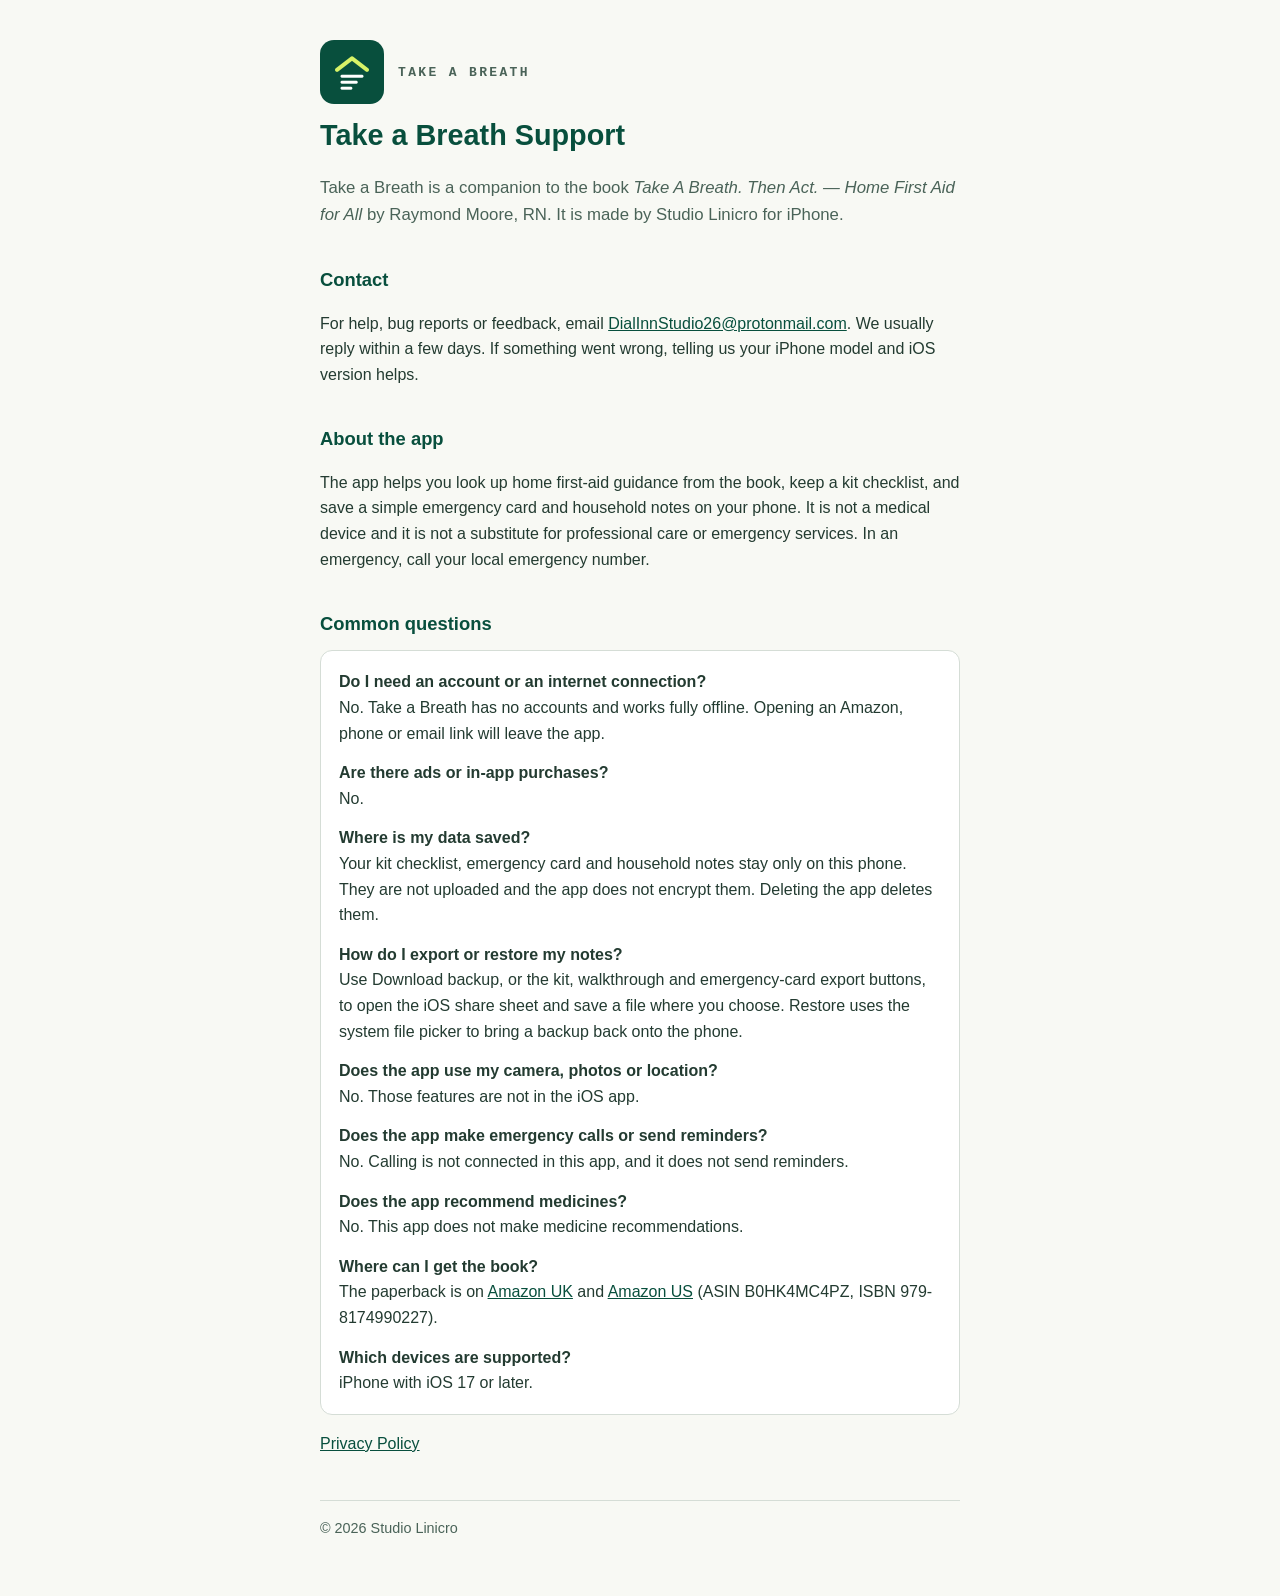
<file: index.html>
<!doctype html>
<html lang="en-GB">
<head>
<meta charset="utf-8">
<meta name="viewport" content="width=device-width,initial-scale=1">
<title>Take a Breath – Support</title>
<meta name="description" content="Support for Take a Breath, the home first-aid companion app by Studio Linicro.">
<link rel="icon" href="icon.png">
<link rel="stylesheet" href="style.css">
</head>
<body>
<main>
<div class="brand"><img src="icon.png" alt="Take a Breath app icon"><span class="mark">Take a Breath</span></div>
<h1>Take a Breath Support</h1>
<p class="lede">Take a Breath is a companion to the book <em>Take A Breath. Then Act. — Home First Aid for All</em> by Raymond Moore, RN. It is made by Studio Linicro for iPhone.</p>

<h2>Contact</h2>
<p>For help, bug reports or feedback, email <a href="mailto:DialInnStudio26@protonmail.com">DialInnStudio26@protonmail.com</a>. We usually reply within a few days. If something went wrong, telling us your iPhone model and iOS version helps.</p>

<h2>About the app</h2>
<p>The app helps you look up home first-aid guidance from the book, keep a kit checklist, and save a simple emergency card and household notes on your phone. It is not a medical device and it is not a substitute for professional care or emergency services. In an emergency, call your local emergency number.</p>

<h2>Common questions</h2>
<div class="card">
<p class="q"><strong>Do I need an account or an internet connection?</strong>No. Take a Breath has no accounts and works fully offline. Opening an Amazon, phone or email link will leave the app.</p>
<p class="q"><strong>Are there ads or in-app purchases?</strong>No.</p>
<p class="q"><strong>Where is my data saved?</strong>Your kit checklist, emergency card and household notes stay only on this phone. They are not uploaded and the app does not encrypt them. Deleting the app deletes them.</p>
<p class="q"><strong>How do I export or restore my notes?</strong>Use Download backup, or the kit, walkthrough and emergency-card export buttons, to open the iOS share sheet and save a file where you choose. Restore uses the system file picker to bring a backup back onto the phone.</p>
<p class="q"><strong>Does the app use my camera, photos or location?</strong>No. Those features are not in the iOS app.</p>
<p class="q"><strong>Does the app make emergency calls or send reminders?</strong>No. Calling is not connected in this app, and it does not send reminders.</p>
<p class="q"><strong>Does the app recommend medicines?</strong>No. This app does not make medicine recommendations.</p>
<p class="q"><strong>Where can I get the book?</strong>The paperback is on <a href="https://www.amazon.co.uk/dp/B0HK4MC4PZ">Amazon UK</a> and <a href="https://www.amazon.com/dp/B0HK4MC4PZ">Amazon US</a> (ASIN B0HK4MC4PZ, ISBN 979-8174990227).</p>
<p class="q"><strong>Which devices are supported?</strong>iPhone with iOS 17 or later.</p>
</div>

<p><a href="privacy.html">Privacy Policy</a></p>
<footer>© 2026 Studio Linicro</footer>
</main>
</body>
</html>
</file>
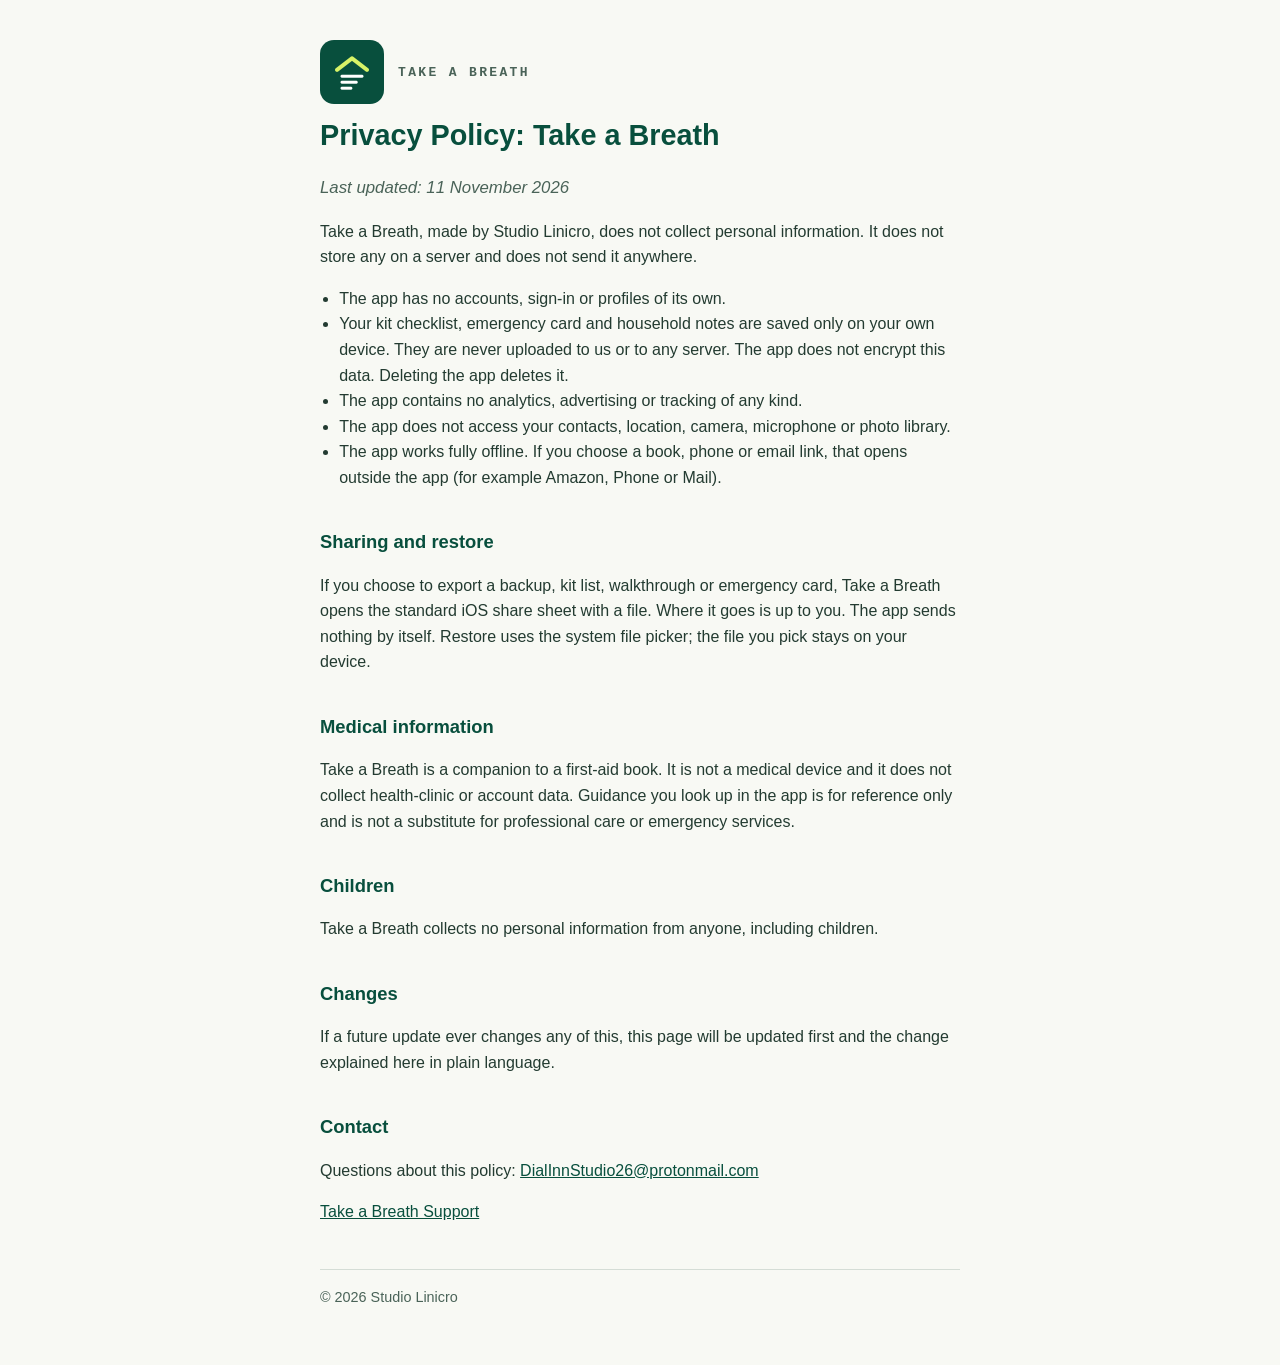
<file: privacy.html>
<!doctype html>
<html lang="en-GB">
<head>
<meta charset="utf-8">
<meta name="viewport" content="width=device-width,initial-scale=1">
<title>Take a Breath – Privacy Policy</title>
<meta name="description" content="Privacy policy for the Take a Breath iPhone app by Studio Linicro.">
<link rel="icon" href="icon.png">
<link rel="stylesheet" href="style.css">
</head>
<body>
<main>
<div class="brand"><img src="icon.png" alt="Take a Breath app icon"><span class="mark">Take a Breath</span></div>
<h1>Privacy Policy: Take a Breath</h1>
<p class="lede"><em>Last updated: 11 November 2026</em></p>
<p>Take a Breath, made by Studio Linicro, does not collect personal information. It does not store any on a server and does not send it anywhere.</p>
<ul>
<li>The app has no accounts, sign-in or profiles of its own.</li>
<li>Your kit checklist, emergency card and household notes are saved only on your own device. They are never uploaded to us or to any server. The app does not encrypt this data. Deleting the app deletes it.</li>
<li>The app contains no analytics, advertising or tracking of any kind.</li>
<li>The app does not access your contacts, location, camera, microphone or photo library.</li>
<li>The app works fully offline. If you choose a book, phone or email link, that opens outside the app (for example Amazon, Phone or Mail).</li>
</ul>

<h2>Sharing and restore</h2>
<p>If you choose to export a backup, kit list, walkthrough or emergency card, Take a Breath opens the standard iOS share sheet with a file. Where it goes is up to you. The app sends nothing by itself. Restore uses the system file picker; the file you pick stays on your device.</p>

<h2>Medical information</h2>
<p>Take a Breath is a companion to a first-aid book. It is not a medical device and it does not collect health-clinic or account data. Guidance you look up in the app is for reference only and is not a substitute for professional care or emergency services.</p>

<h2>Children</h2>
<p>Take a Breath collects no personal information from anyone, including children.</p>

<h2>Changes</h2>
<p>If a future update ever changes any of this, this page will be updated first and the change explained here in plain language.</p>

<h2>Contact</h2>
<p>Questions about this policy: <a href="mailto:DialInnStudio26@protonmail.com">DialInnStudio26@protonmail.com</a></p>
<p><a href="index.html">Take a Breath Support</a></p>
<footer>© 2026 Studio Linicro</footer>
</main>
</body>
</html>
</file>
<file: style.css>
:root{--bg:#F8F9F4;--panel:#ffffff;--accent:#084F3D;--lime:#D8F367;--ink:#233b31;--muted:#4a6358;--line:#d5ddd6}
*{box-sizing:border-box}
body{margin:0;background:var(--bg);color:var(--ink);font-family:-apple-system,BlinkMacSystemFont,"Segoe UI",Helvetica,Arial,sans-serif;line-height:1.6}
main{max-width:680px;margin:0 auto;padding:40px 20px 56px}
.brand{display:flex;align-items:center;gap:14px;margin-bottom:8px}
.brand img{width:64px;height:64px;border-radius:14px;background:var(--accent)}
.brand .mark{font:700 13px/1 ui-monospace,Menlo,Consolas,monospace;letter-spacing:.18em;color:var(--muted);text-transform:uppercase}
h1{font-size:1.8em;margin:.2em 0 .3em;color:var(--accent)}
h2{font-size:1.15em;margin:2em 0 .5em;color:var(--accent)}
p,li{color:var(--ink)}
.lede{color:var(--muted);font-size:1.05em}
a{color:var(--accent)}
.card{background:var(--panel);border:1px solid var(--line);border-radius:12px;padding:4px 18px;margin:12px 0}
.q{margin:14px 0}
.q strong{display:block}
ul{padding-left:1.2em}
footer{margin-top:44px;padding-top:16px;border-top:1px solid var(--line);font-size:.9em;color:var(--muted)}
footer a{color:var(--muted)}
</file>
